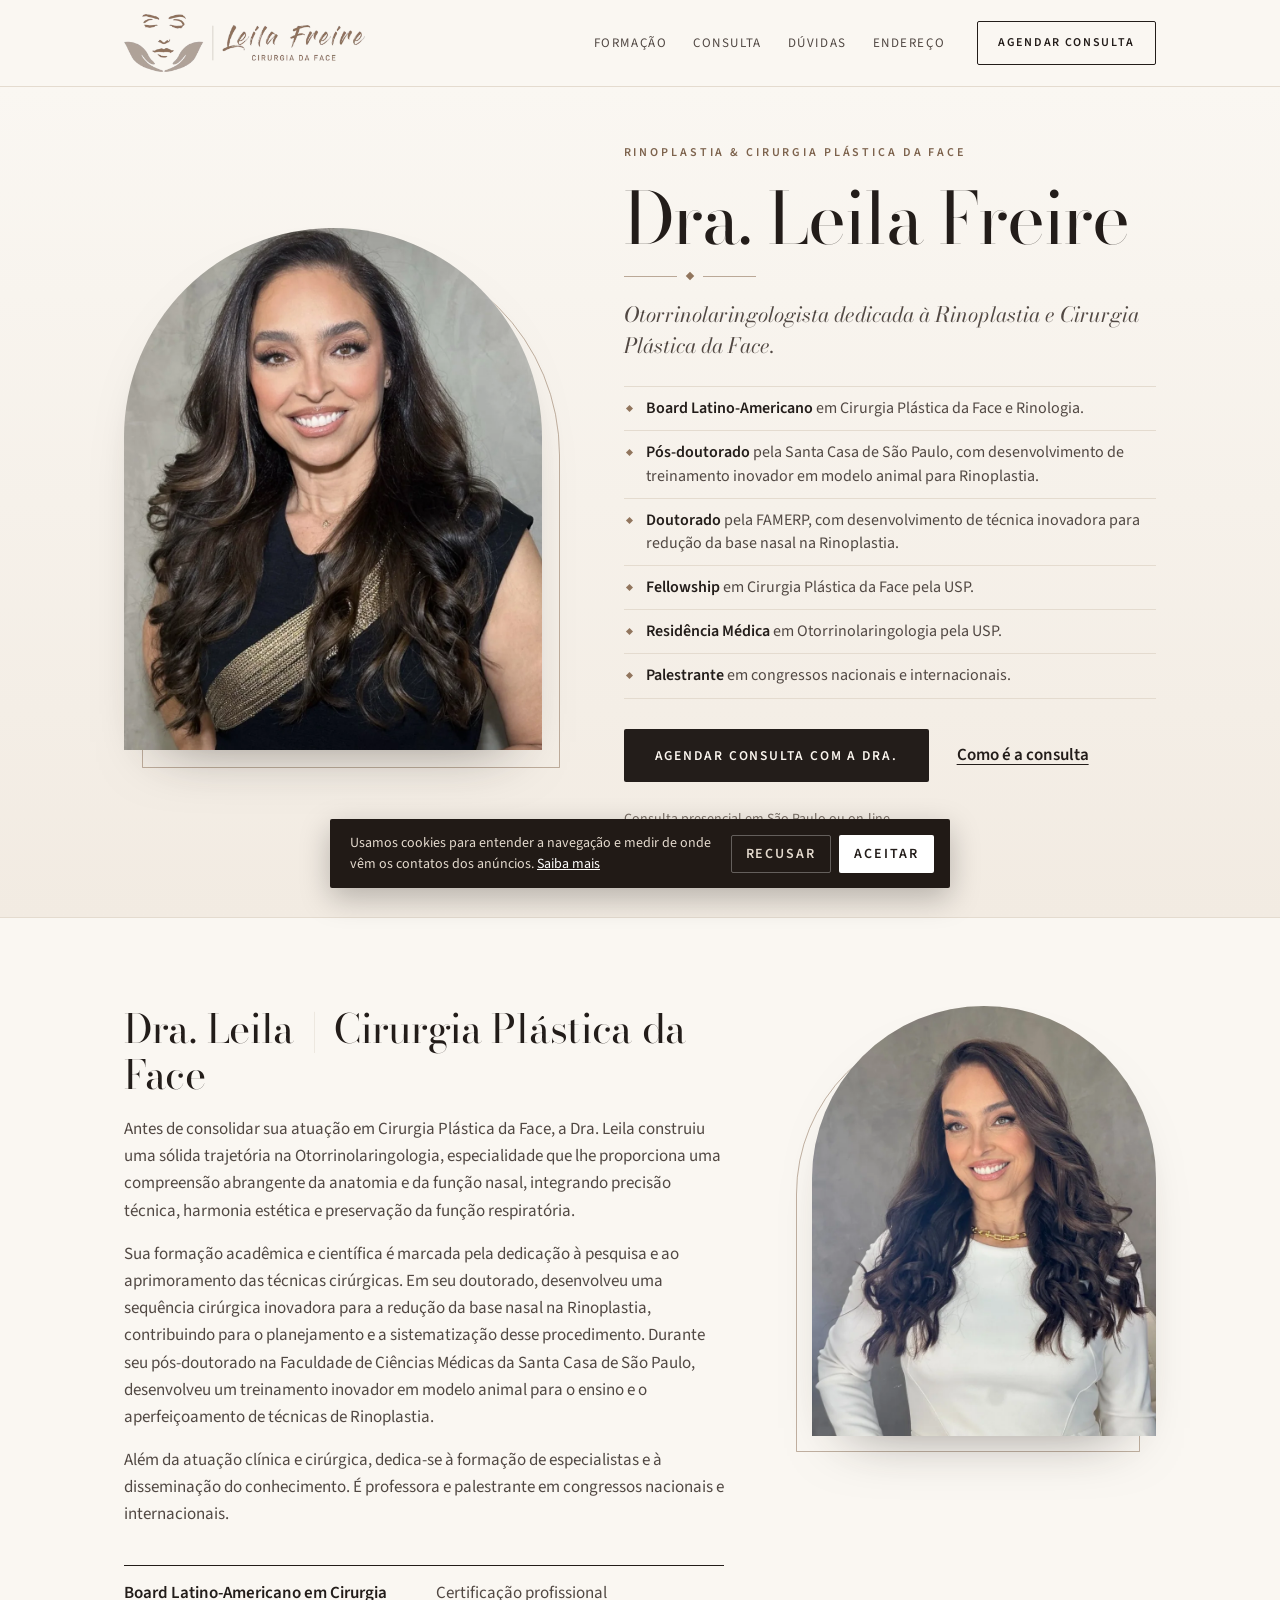
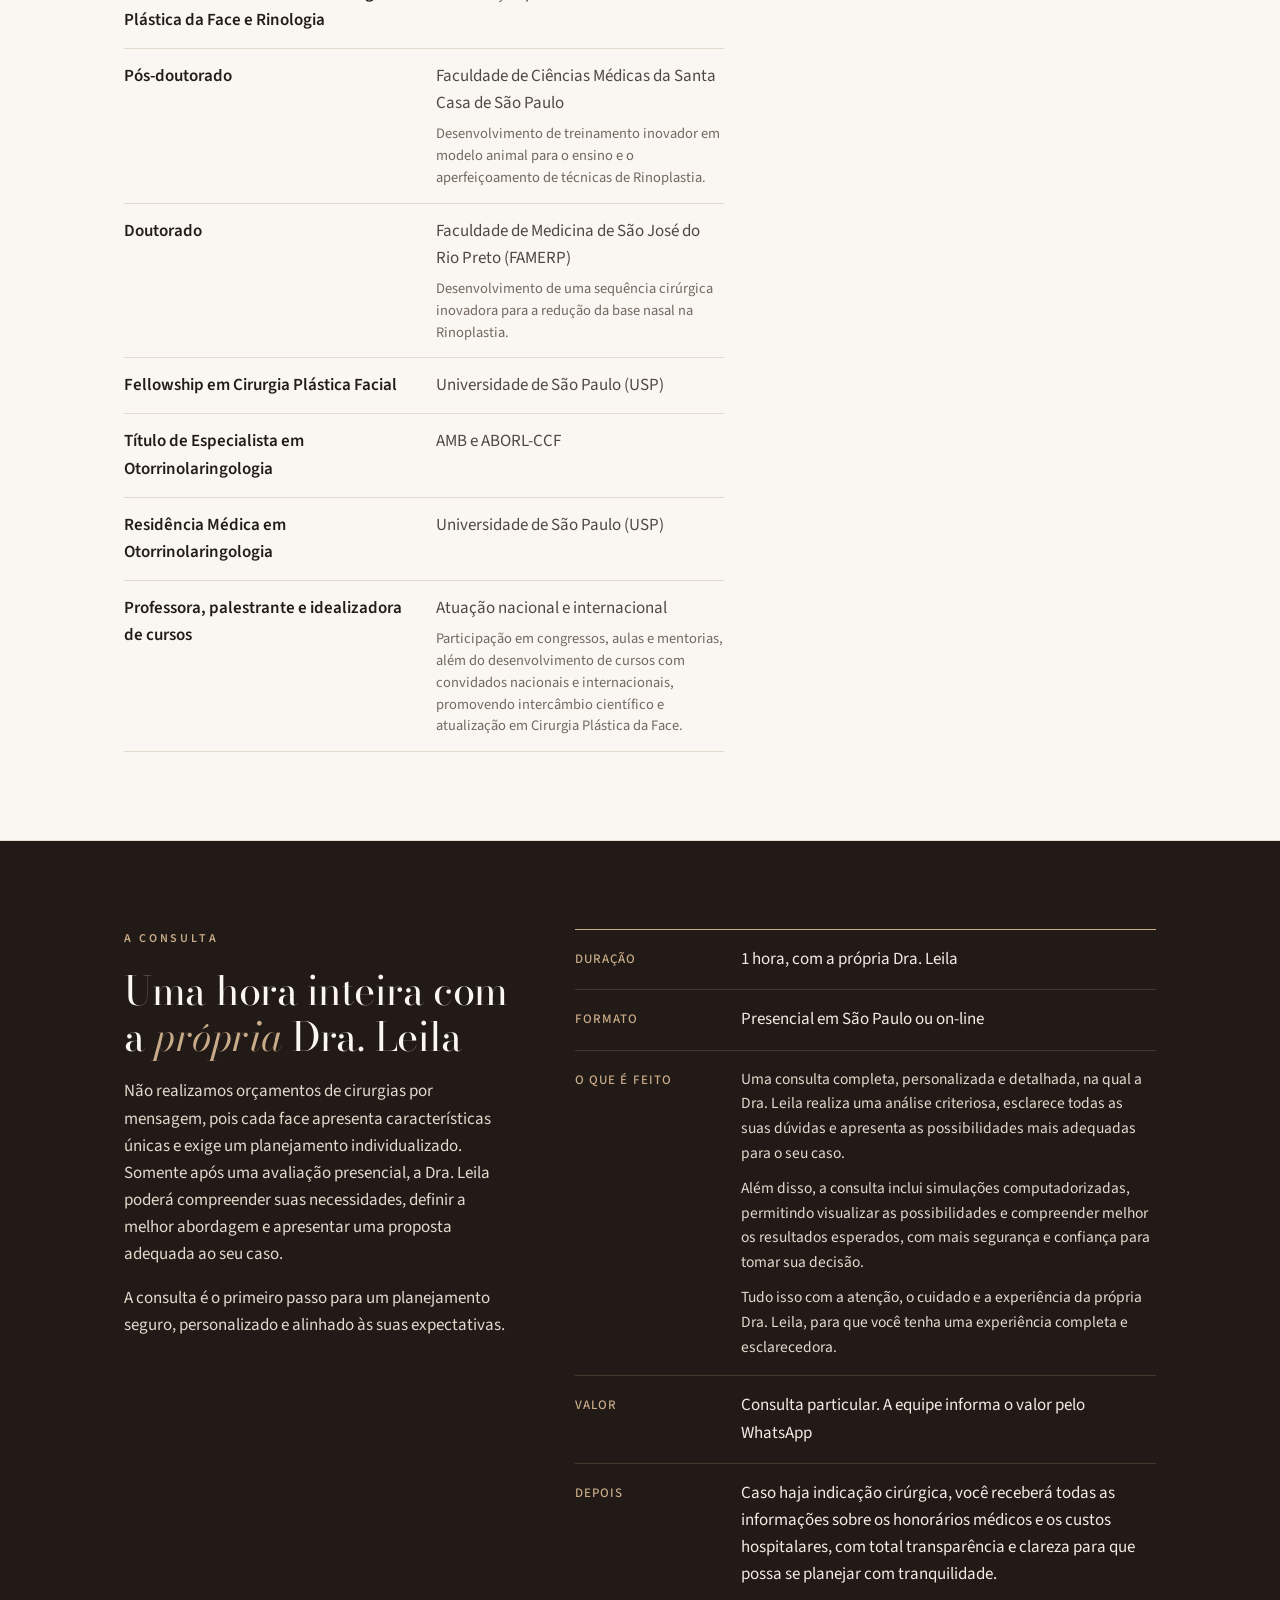
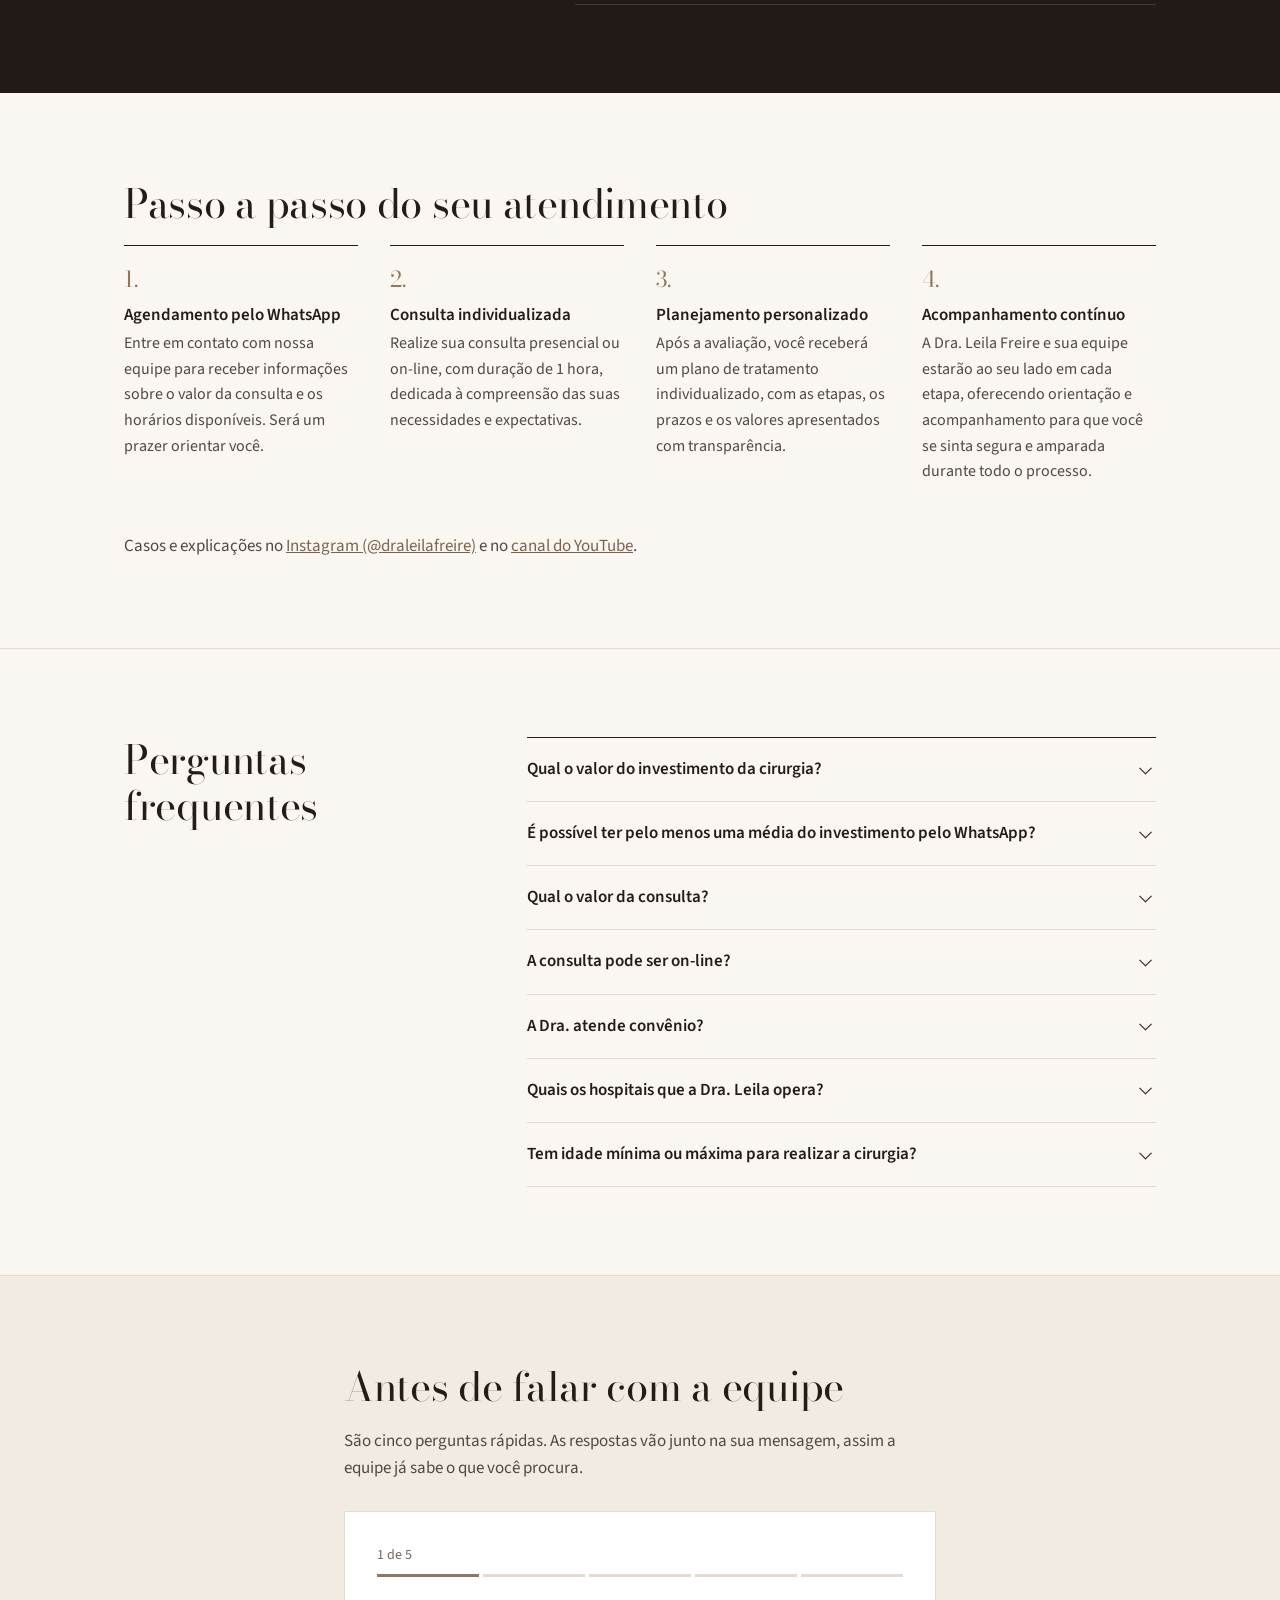
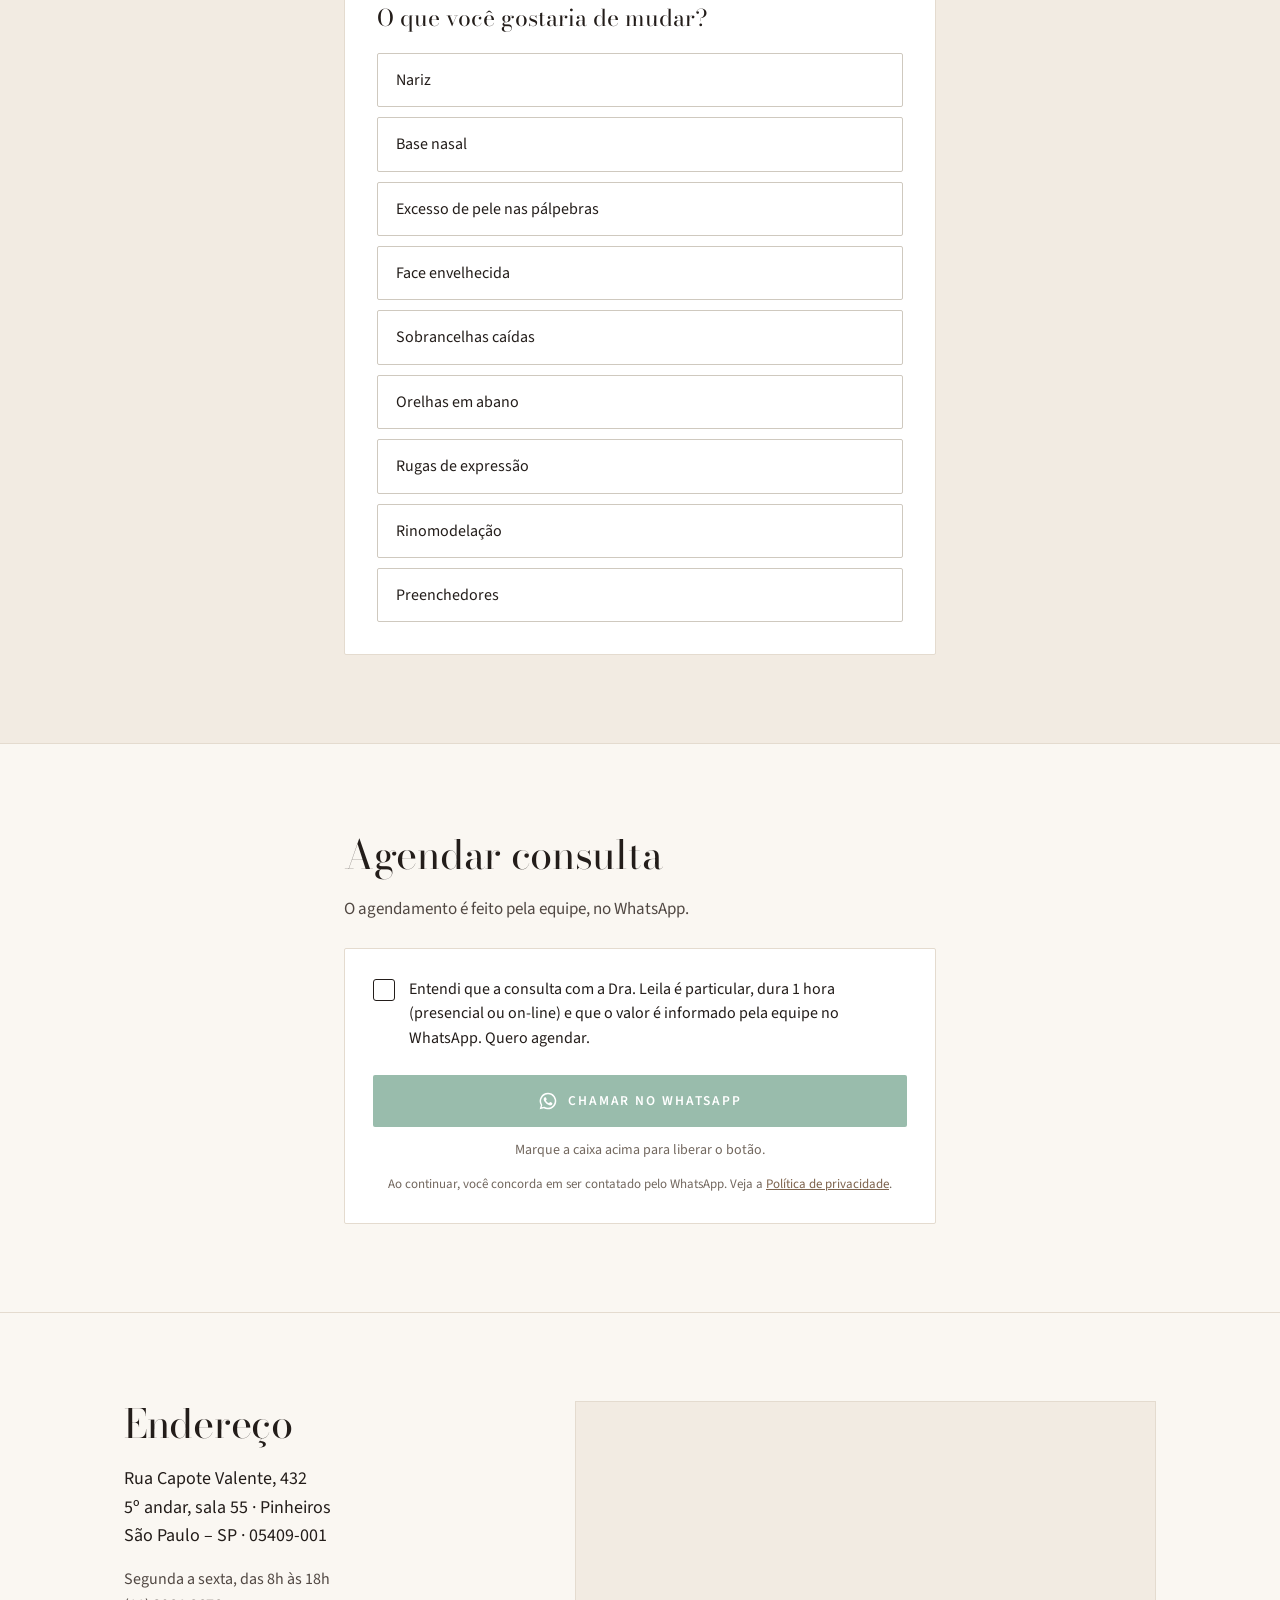
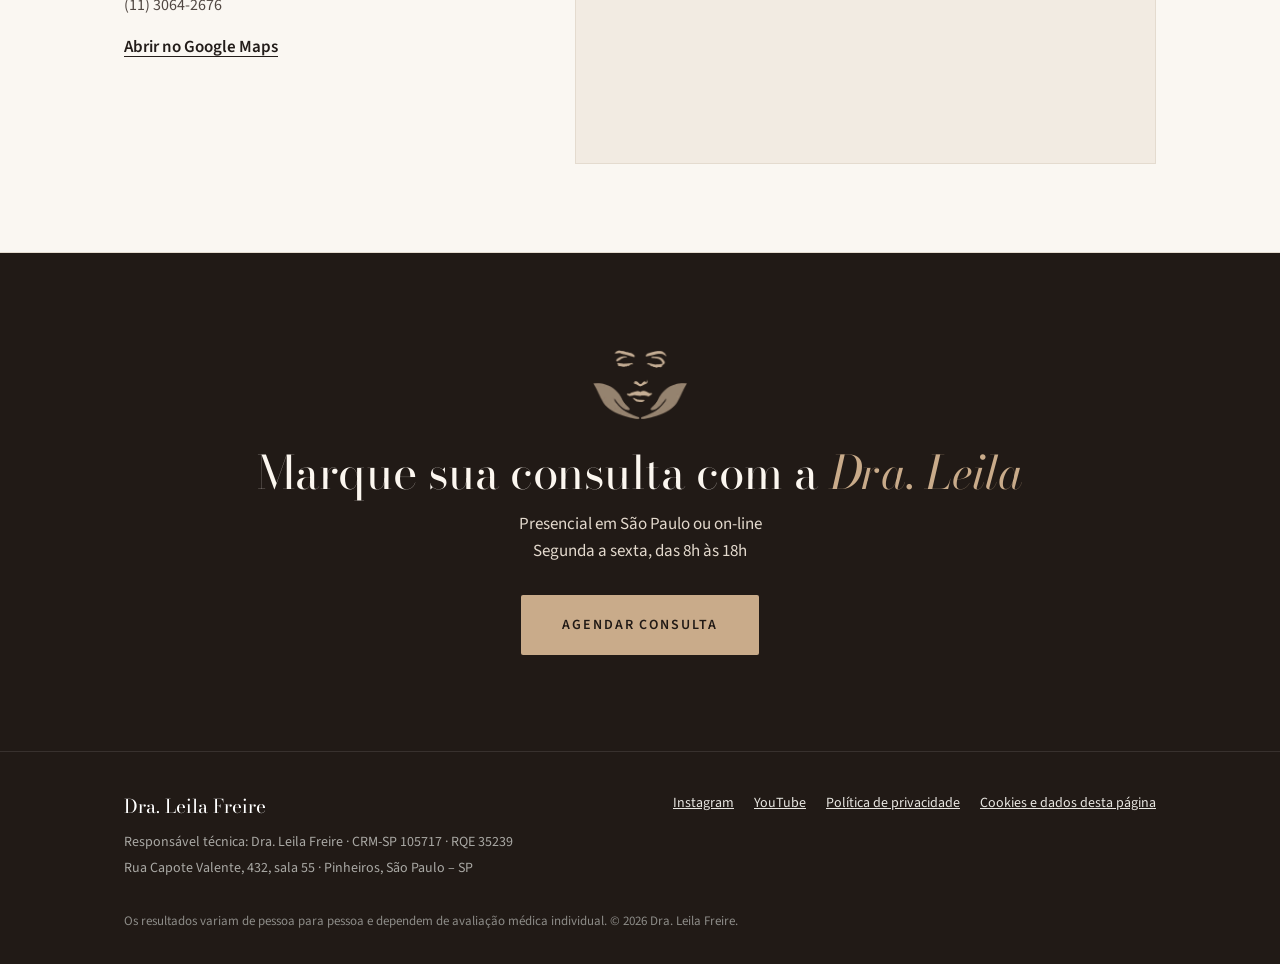
<file: index.html>
<!DOCTYPE html>
<html lang="pt-BR">
<head>
<meta charset="UTF-8">
<meta name="viewport" content="width=device-width, initial-scale=1.0">
<title>Dra. Leila Freire | Rinoplastia / Cirurgia Plástica da Face</title>
<meta name="description" content="Conheça a Dra. Leila Freire, formada pela USP, doutora pela FAMERP e pós-doutora pela Santa Casa de SP. Consulta presencial em São Paulo ou on-line.">
<meta name="theme-color" content="#fbfaf7">
<meta property="og:type" content="website">
<meta property="og:title" content="Dra. Leila Freire | Rinoplastia / Cirurgia Plástica da Face">
<meta property="og:description" content="Consulta particular de 1 hora, presencial em São Paulo ou on-line.">
<meta property="og:image" content="assets/og-image.jpg">
<meta property="og:image:width" content="1200">
<meta property="og:image:height" content="630">
<link rel="icon" type="image/png" sizes="32x32" href="assets/favicon-32.png">
<link rel="apple-touch-icon" href="assets/apple-touch-icon.png">

<!-- ============================================================
  TRACKING SETUP (preencher os IDs no objeto TRACKING abaixo)
  - Meta Pixel
  - Microsoft Clarity
  Enquanto um ID estiver vazio, aquele script simplesmente não carrega.
  - Lead Hub (cadeolead): script fixo logo depois do pixel, com
    data-consent="required" porque a página tem banner de cookies próprio
    (o banner avisa o Lead Hub com LeadHub.consent(true/false)).
  Eventos enviados à Meta (pixel + API de Conversões, mesmo event_id):
    - "Lead" -> ao clicar no WhatsApp liberado (value 1, BRL)
  Nada do quiz, de campanha/anúncio ou de dados sensíveis vai para a Meta.
============================================================= -->
<script>
  window.TRACKING = {
    metaPixelId: '786053772867277', // Pixel da Dra. Leila
    clarityId: 'z2aegdehuu' // Microsoft Clarity da Dra. Leila
  };
</script>

<!-- Microsoft Clarity — só carrega depois do consentimento (ver bloco LGPD) -->
<script type="text/javascript">
  function loadClarity() {
    if (!window.TRACKING.clarityId) return;
    (function(c,l,a,r,i,t,y){
        c[a]=c[a]||function(){(c[a].q=c[a].q||[]).push(arguments)};
        t=l.createElement(r);t.async=1;t.src="https://www.clarity.ms/tag/"+i;
        y=l.getElementsByTagName(r)[0];y.parentNode.insertBefore(t,y);
    })(window, document, "clarity", "script", window.TRACKING.clarityId);
  }
</script>

<!-- Origem do anúncio (roda ANTES do pixel)
  - Guarda a origem completa do anúncio (UTMs, nomes de campanha/anúncio)
    no navegador para a mensagem do WhatsApp e o script.js.
  - NÃO mexe na barra de endereço: utm_*, fbclid, gclid, gbraid e wbraid
    ficam intactos para o Lead Hub e para as tags de anúncio.
  - Cria o ID persistente do visitante (external_id) e guarda o fbclid com a
    hora do clique, para montar o fbc quando o cookie _fbc não existir.
============================================================= -->
<script>
  (function () {
    var KEEP = ['utm_source', 'utm_medium', 'utm_campaign', 'utm_content', 'utm_term', 'utm_id',
      'campaign_name', 'campaign_id', 'adset_name', 'adset_id', 'ad_name', 'ad_id',
      'site_source_name', 'placement', 'fbclid', 'gclid', 'gbraid', 'wbraid'];
    try {
      var url = new URL(window.location.href);
      window.lhLandingUrl = url.href; // Lead Hub lê a origem completa daqui
      var found = {};
      KEEP.forEach(function (k) { var v = url.searchParams.get(k); if (v) found[k] = v; });
      if (Object.keys(found).length) {
        try {
          var saved = JSON.parse(sessionStorage.getItem('lead_origem_params') || '{}');
          sessionStorage.setItem('lead_origem_params', JSON.stringify(Object.assign(saved, found)));
        } catch (e) {}
      }
      if (found.fbclid) {
        try { localStorage.setItem('lead_fbclid', JSON.stringify({ v: found.fbclid, ts: Date.now() })); } catch (e) {}
      }
    } catch (e) {}
    try {
      var ref = localStorage.getItem('lead_ref');
      if (!ref) {
        ref = 'ref-' + Date.now().toString(36) + '-' + Math.random().toString(36).slice(2, 10);
        localStorage.setItem('lead_ref', ref);
      }
      window.leadRef = ref;
    } catch (e) {}
  })();
</script>

<!-- Meta Pixel — carrega e dispara o PageView assim que a página abre
  (decisão do cliente). Quem clica em "Recusar" no aviso de cookies tem o
  pixel bloqueado dali em diante (fbq consent 'revoke'), inclusive o Lead;
  quem já tinha recusado antes tem o pixel carregado já bloqueado.
  - autoConfig desligado: o pixel não coleta sozinho textos de botões nem
    metadados da página (título/descrição), que podem conter dados sensíveis.
  - external_id (ID do visitante) vai no init; o pixel aplica o hash.
============================================================= -->
<script>
  function loadMetaPixel(revoked) {
    var pixelId = window.TRACKING.metaPixelId;
    if (!pixelId) return;
    !function(f,b,e,v,n,t,s)
    {if(f.fbq)return;n=f.fbq=function(){n.callMethod?
    n.callMethod.apply(n,arguments):n.queue.push(arguments)};
    if(!f._fbq)f._fbq=n;n.push=n;n.loaded=!0;n.version='2.0';
    n.queue=[];t=b.createElement(e);t.async=!0;
    t.src=v;s=b.getElementsByTagName(e)[0];
    s.parentNode.insertBefore(t,s)}(window, document,'script',
    'https://connect.facebook.net/en_US/fbevents.js');
    fbq('set', 'autoConfig', false, pixelId);
    if (revoked) fbq('consent', 'revoke');
    fbq('init', pixelId, window.leadRef ? { external_id: window.leadRef } : {});
    fbq('track', 'PageView');
  }
</script>

<!-- Lead Hub (cadeolead) — registra cada contato do WhatsApp na planilha com
     a origem do anúncio. data-consent="required": não guarda nada no aparelho
     até o banner próprio da página chamar LeadHub.consent(true). -->
<script id="leadhub-tracker" src="https://leadinghub.netlify.app/tracker.js" data-key="pk_a369b410cbb94f9b95f7627c262a3e66" data-consent="required" async></script>

<!-- ============================================================
  CONSENTIMENTO DE COOKIES (LGPD)
  O Meta Pixel carrega desde o início (ver acima); em "Recusar" ele é
  bloqueado. O Clarity só carrega depois do "Aceitar". A decisão também é
  repassada ao Lead Hub
  (LeadHub.consent(true/false)), que só guarda dados no aparelho com o
  aceite. Em "Recusar", a LP segue funcionando normalmente e o Lead Hub
  registra o contato sem cookies.
  A escolha fica salva em localStorage.lgpd_consent.
============================================================= -->
<script>
  (function () {
    var KEY = 'lgpd_consent';
    var consent = '';
    try { consent = localStorage.getItem(KEY) || ''; } catch (e) {}

    // Repassa a decisão ao Lead Hub, esperando o script (async) carregar.
    function leadHubConsent(granted) {
      if (window.LeadHub && typeof window.LeadHub.consent === 'function') {
        window.LeadHub.consent(granted);
        return;
      }
      var tag = document.getElementById('leadhub-tracker');
      if (tag) tag.addEventListener('load', function () { window.LeadHub?.consent(granted); });
    }

    // Pixel desde o início; já bloqueado para quem recusou antes.
    try { loadMetaPixel(consent === 'rejected'); } catch (e) {}

    function revokePixel() {
      try { if (typeof fbq === 'function') fbq('consent', 'revoke'); } catch (e) {}
    }

    function activateTracking() {
      try { loadClarity(); } catch (e) {}
      leadHubConsent(true); // o Lead Hub também libera o pixel ('grant')
      // Garante a liberação do pixel mesmo se o Lead Hub não carregar.
      try { if (typeof fbq === 'function') fbq('consent', 'grant'); } catch (e) {}
    }

    if (consent === 'accepted') {
      activateTracking();
      return;
    }
    if (consent === 'rejected') {
      leadHubConsent(false);
      return;
    }

    document.addEventListener('DOMContentLoaded', function () {
      var banner = document.getElementById('lgpd-banner');
      if (!banner) return;
      banner.hidden = false;

      document.getElementById('lgpd-accept').addEventListener('click', function () {
        try { localStorage.setItem(KEY, 'accepted'); } catch (e) {}
        banner.hidden = true;
        activateTracking();
      });
      document.getElementById('lgpd-reject').addEventListener('click', function () {
        try { localStorage.setItem(KEY, 'rejected'); } catch (e) {}
        banner.hidden = true;
        revokePixel();
        leadHubConsent(false);
      });
    });
  })();
</script>

<link rel="preconnect" href="https://fonts.googleapis.com">
<link rel="preconnect" href="https://fonts.gstatic.com" crossorigin>
<link href="https://fonts.googleapis.com/css2?family=Bodoni+Moda:ital,opsz,wght@0,6..96,400;0,6..96,500;1,6..96,400&family=Source+Sans+3:wght@300;400;500;600&display=swap" rel="stylesheet">
<link rel="stylesheet" href="styles.css">
</head>
<body>

<a href="#conteudo" class="skip-link">Pular para o conteúdo</a>

<!-- ===================== BANNER DE COOKIES (LGPD) ===================== -->
<div class="lgpd-banner" id="lgpd-banner" hidden role="dialog" aria-label="Aviso de cookies">
  <p class="lgpd-banner-text">
    Usamos cookies para entender a navegação e medir de onde vêm os contatos dos anúncios. <a href="privacidade.html">Saiba mais</a>
  </p>
  <div class="lgpd-banner-actions">
    <button type="button" id="lgpd-reject" class="btn btn-quiet lgpd-btn">Recusar</button>
    <button type="button" id="lgpd-accept" class="btn btn-light lgpd-btn">Aceitar</button>
  </div>
</div>

<!-- ===================== HEADER ===================== -->
<header class="site-header">
  <div class="container header-inner">
    <a href="#topo" class="brand"><img src="assets/logo-horizontal.webp" alt="Leila Freire · Cirurgia da Face" width="216" height="52"></a>
    <nav class="header-nav" aria-label="Seções">
      <a href="#formacao">Formação</a>
      <a href="#consulta">Consulta</a>
      <a href="#duvidas">Dúvidas</a>
      <a href="#endereco">Endereço</a>
    </nav>
    <a href="#qualificacao" class="btn btn-line header-cta">Agendar consulta</a>
  </div>
</header>

<main id="conteudo">

<!-- ===================== HERO ===================== -->
<section class="hero" id="topo">
  <div class="container hero-inner">
    <figure class="hero-media">
      <div class="photo-slot photo-arch">
        <img src="assets/dra-leila.webp" alt="Dra. Leila Freire, de vestido preto com detalhe dourado, sorrindo" width="1000" height="1250" fetchpriority="high"
             onerror="this.parentNode.classList.add('is-empty');this.remove();">
        <img class="photo-fallback" src="assets/logo-rosto.webp" alt="" aria-hidden="true">
      </div>
    </figure>
    <div class="hero-copy">
      <p class="kicker">Rinoplastia &amp; Cirurgia Plástica da Face</p>
      <h1>Dra. Leila Freire</h1>
      <span class="flourish" aria-hidden="true"><i></i></span>
      <p class="hero-sub">Otorrinolaringologista dedicada à Rinoplastia e Cirurgia Plástica da Face.</p>

      <ul class="hero-refs">
        <li><strong>Board Latino-Americano</strong> em Cirurgia Plástica da Face e Rinologia.</li>
        <li><strong>Pós-doutorado</strong> pela Santa Casa de São Paulo, com desenvolvimento de treinamento inovador em modelo animal para Rinoplastia.</li>
        <li><strong>Doutorado</strong> pela FAMERP, com desenvolvimento de técnica inovadora para redução da base nasal na Rinoplastia.</li>
        <li><strong>Fellowship</strong> em Cirurgia Plástica da Face pela USP.</li>
        <li><strong>Residência Médica</strong> em Otorrinolaringologia pela USP.</li>
        <li><strong>Palestrante</strong> em congressos nacionais e internacionais.</li>
      </ul>

      <div class="hero-actions">
        <a href="#qualificacao" id="cta-hero-scroll" class="btn btn-dark">Agendar consulta com a Dra.</a>
        <a href="#consulta" class="text-link">Como é a consulta</a>
      </div>
      <p class="hero-reg">Consulta presencial em São Paulo ou on-line<br>CRM-SP 105717 &middot; RQE 35239</p>
    </div>
  </div>
</section>

<!-- ===================== FORMAÇÃO / SOBRE ===================== -->
<section class="section about" id="formacao">
  <div class="container about-grid">
    <div class="about-text">
      <h2>Dra. Leila <span class="h2-sep">|</span> Cirurgia Plástica da Face</h2>
      <p>
        Antes de consolidar sua atuação em Cirurgia Plástica da Face, a Dra.
        Leila construiu uma sólida trajetória na Otorrinolaringologia,
        especialidade que lhe proporciona uma compreensão abrangente da
        anatomia e da função nasal, integrando precisão técnica, harmonia
        estética e preservação da função respiratória.
      </p>
      <p>
        Sua formação acadêmica e científica é marcada pela dedicação à
        pesquisa e ao aprimoramento das técnicas cirúrgicas. Em seu
        doutorado, desenvolveu uma sequência cirúrgica inovadora para a
        redução da base nasal na Rinoplastia, contribuindo para o
        planejamento e a sistematização desse procedimento. Durante seu
        pós-doutorado na Faculdade de Ciências Médicas da Santa Casa de São
        Paulo, desenvolveu um treinamento inovador em modelo animal para o
        ensino e o aperfeiçoamento de técnicas de Rinoplastia.
      </p>
      <p>
        Além da atuação clínica e cirúrgica, dedica-se à formação de
        especialistas e à disseminação do conhecimento. É professora e
        palestrante em congressos nacionais e internacionais.
      </p>
      <dl class="cv">
        <div><dt>Board Latino-Americano em Cirurgia Plástica da Face e Rinologia</dt><dd>Certificação profissional</dd></div>
        <div><dt>Pós-doutorado</dt><dd>Faculdade de Ciências Médicas da Santa Casa de São Paulo<span class="cv-note">Desenvolvimento de treinamento inovador em modelo animal para o ensino e o aperfeiçoamento de técnicas de Rinoplastia.</span></dd></div>
        <div><dt>Doutorado</dt><dd>Faculdade de Medicina de São José do Rio Preto (FAMERP)<span class="cv-note">Desenvolvimento de uma sequência cirúrgica inovadora para a redução da base nasal na Rinoplastia.</span></dd></div>
        <div><dt>Fellowship em Cirurgia Plástica Facial</dt><dd>Universidade de São Paulo (USP)</dd></div>
        <div><dt>Título de Especialista em Otorrinolaringologia</dt><dd>AMB e ABORL-CCF</dd></div>
        <div><dt>Residência Médica em Otorrinolaringologia</dt><dd>Universidade de São Paulo (USP)</dd></div>
        <div><dt>Professora, palestrante e idealizadora de cursos</dt><dd>Atuação nacional e internacional<span class="cv-note">Participação em congressos, aulas e mentorias, além do desenvolvimento de cursos com convidados nacionais e internacionais, promovendo intercâmbio científico e atualização em Cirurgia Plástica da Face.</span></dd></div>
      </dl>
    </div>
    <figure class="about-media">
      <div class="photo-slot photo-arch">
        <img src="assets/dra-leila-sobre.webp" alt="Dra. Leila Freire, de blusa branca e colar dourado, sorrindo" loading="lazy" width="800" height="1000">
      </div>
    </figure>
  </div>
</section>

<!-- ===================== A CONSULTA ===================== -->
<section class="section consult" id="consulta">
  <div class="container consult-grid">
    <div>
      <p class="kicker">A consulta</p>
      <h2>Uma hora inteira com a <em>própria</em> Dra. Leila</h2>
      <p>
        Não realizamos orçamentos de cirurgias por mensagem, pois cada face
        apresenta características únicas e exige um planejamento
        individualizado. Somente após uma avaliação presencial, a Dra. Leila
        poderá compreender suas necessidades, definir a melhor abordagem e
        apresentar uma proposta adequada ao seu caso.
      </p>
      <p>
        A consulta é o primeiro passo para um planejamento seguro,
        personalizado e alinhado às suas expectativas.
      </p>
    </div>
    <dl class="facts">
      <div><dt>Duração</dt><dd>1 hora, com a própria Dra. Leila</dd></div>
      <div><dt>Formato</dt><dd>Presencial em São Paulo ou on-line</dd></div>
      <div><dt>O que é feito</dt><dd>
        <p>Uma consulta completa, personalizada e detalhada, na qual a Dra. Leila realiza uma análise criteriosa, esclarece todas as suas dúvidas e apresenta as possibilidades mais adequadas para o seu caso.</p>
        <p>Além disso, a consulta inclui simulações computadorizadas, permitindo visualizar as possibilidades e compreender melhor os resultados esperados, com mais segurança e confiança para tomar sua decisão.</p>
        <p>Tudo isso com a atenção, o cuidado e a experiência da própria Dra. Leila, para que você tenha uma experiência completa e esclarecedora.</p>
      </dd></div>
      <div><dt>Valor</dt><dd>Consulta particular. A equipe informa o valor pelo WhatsApp</dd></div>
      <div><dt>Depois</dt><dd>Caso haja indicação cirúrgica, você receberá todas as informações sobre os honorários médicos e os custos hospitalares, com total transparência e clareza para que possa se planejar com tranquilidade.</dd></div>
    </dl>
  </div>
</section>

<!-- ===================== ETAPAS ===================== -->
<section class="section steps" id="etapas">
  <div class="container">
    <h2>Passo a passo do seu atendimento</h2>
    <ol class="steps-list">
      <li>
        <h3>Agendamento pelo WhatsApp</h3>
        <p>Entre em contato com nossa equipe para receber informações sobre o valor da consulta e os horários disponíveis. Será um prazer orientar você.</p>
      </li>
      <li>
        <h3>Consulta individualizada</h3>
        <p>Realize sua consulta presencial ou on-line, com duração de 1 hora, dedicada à compreensão das suas necessidades e expectativas.</p>
      </li>
      <li>
        <h3>Planejamento personalizado</h3>
        <p>Após a avaliação, você receberá um plano de tratamento individualizado, com as etapas, os prazos e os valores apresentados com transparência.</p>
      </li>
      <li>
        <h3>Acompanhamento contínuo</h3>
        <p>A Dra. Leila Freire e sua equipe estarão ao seu lado em cada etapa, oferecendo orientação e acompanhamento para que você se sinta segura e amparada durante todo o processo.</p>
      </li>
    </ol>

    <p class="social-line">
      Casos e explicações no
      <a href="https://www.instagram.com/draleilafreire/" target="_blank" rel="noopener" class="social-card" data-social="instagram">Instagram (@draleilafreire)</a>
      e no
      <a href="https://www.youtube.com/channel/UCMl2IJT1Obs68eYMaKN0APA" target="_blank" rel="noopener" class="social-card" data-social="youtube">canal do YouTube</a>.
    </p>
    <!-- Antes e depois: quando houver imagens autorizadas pelas pacientes,
         colocar em assets/cases/ e reativar um carrossel aqui (ver README). -->
  </div>
</section>

<!-- ===================== PROVA SOCIAL (Google) — aguardando dados reais =====================
     Pelo padrão de LPs, só publicar com nota, nº de avaliações e link REAIS
     do perfil no Google. Preencher e remover este comentário.
<section class="section proof" id="depoimentos">
  <div class="container">
    <h2>Avaliações no Google</h2>
    <a href="LINK_DO_PERFIL_GOOGLE" target="_blank" rel="noopener" class="google-rating">
      <strong>5,0</strong> &#9733;&#9733;&#9733;&#9733;&#9733; &middot; NN avaliações
    </a>
    <div class="proof-grid">
      <blockquote class="proof-card">
        <p>"Texto real da avaliação."</p>
        <cite>Nome</cite>
      </blockquote>
    </div>
  </div>
</section>
============================================================= -->

<!-- ===================== FAQ ===================== -->
<section class="section faq" id="duvidas">
  <div class="container faq-grid">
    <h2>Perguntas frequentes</h2>
    <div class="faq-list">
      <details class="faq-item">
        <summary>Qual o valor do investimento da cirurgia?</summary>
        <p>Os valores referentes aos honorários médicos e aos custos hospitalares são informados após a consulta com a Dra. Leila.</p>
        <p>Durante a avaliação, a Dra. Leila realiza um exame detalhado e define o planejamento cirúrgico mais adequado para o seu caso. Como cada procedimento é individualizado, os valores podem variar de acordo com a complexidade da cirurgia e a estrutura hospitalar necessária.</p>
      </details>
      <details class="faq-item">
        <summary>É possível ter pelo menos uma média do investimento pelo WhatsApp?</summary>
        <p>Sem uma avaliação individualizada, não seria possível informar um valor de cirurgia com precisão, pois cada caso exige um planejamento específico. Para evitar informações imprecisas, a equipe informa previamente apenas o valor da consulta, momento em que a Dra. Leila poderá avaliar suas necessidades e orientar sobre as possibilidades de tratamento.</p>
      </details>
      <details class="faq-item">
        <summary>Qual o valor da consulta?</summary>
        <p>A consulta é particular e o valor é informado pela equipe no WhatsApp. Ela dura 1 hora e inclui avaliação completa da face, indicação das melhores opções de tratamento ou cirurgia e esclarecimento de todas as dúvidas.</p>
      </details>
      <details class="faq-item">
        <summary>A consulta pode ser on-line?</summary>
        <p>A Dra. Leila realiza consultas presenciais em seu consultório, em São Paulo - Pinheiros, e também oferece atendimento on-line, proporcionando mais praticidade e acessibilidade para pacientes de outras cidades.</p>
      </details>
      <details class="faq-item">
        <summary>A Dra. atende convênio?</summary>
        <p>A consulta é realizada de forma particular. Para obter informações sobre cobertura do plano de saúde e possibilidade de reembolso, entre em contato com nossa equipe pelo WhatsApp. Teremos prazer em orientá-lo(a).</p>
      </details>
      <details class="faq-item">
        <summary>Quais os hospitais que a Dra. Leila opera?</summary>
        <ul class="faq-hospitals">
          <li>Hospital Israelita Albert Einstein</li>
          <li>Hospital Alemão Oswaldo Cruz</li>
          <li>Hospital Vila Nova Star</li>
          <li>Hospital Santa Catarina</li>
          <li>Hospital Paulista</li>
          <li>Hospital São Luiz Morumbi</li>
          <li>Hospital São Luiz Itaim</li>
          <li>Hospital São Luiz Osasco</li>
        </ul>
      </details>
      <details class="faq-item">
        <summary>Tem idade mínima ou máxima para realizar a cirurgia?</summary>
        <p>A Dra. Leila atende pacientes de diferentes faixas etárias. A indicação e o momento adequado para cada procedimento são definidos individualmente, após uma avaliação criteriosa durante a consulta.</p>
      </details>
    </div>
  </div>
</section>

<!-- ===================== QUIZ INTERATIVO ===================== -->
<section class="section quiz" id="quiz">
  <div class="container quiz-inner">
    <h2>Antes de falar com a equipe</h2>
    <p class="section-sub">
      São cinco perguntas rápidas. As respostas vão junto na sua mensagem,
      assim a equipe já sabe o que você procura.
    </p>

    <div class="quiz-box">
      <p class="quiz-count" aria-live="polite"><span id="quiz-count-n">1</span> de 5</p>
      <div class="quiz-progress" aria-hidden="true">
        <span class="quiz-dot active" data-dot="1"></span>
        <span class="quiz-dot" data-dot="2"></span>
        <span class="quiz-dot" data-dot="3"></span>
        <span class="quiz-dot" data-dot="4"></span>
        <span class="quiz-dot" data-dot="5"></span>
      </div>

      <!-- Cada opção tem data-score (0 a 3). A soma define a prioridade do
           contato (quente / em consideração / inicial) — ver script.js.
           Nenhuma resposta bloqueia o WhatsApp. -->
      <div class="quiz-step" data-step="1">
        <p class="quiz-question" tabindex="-1">O que você gostaria de mudar?</p>
        <div class="quiz-options">
          <button type="button" class="quiz-option" data-field="objetivo" data-score="0" data-value="Nariz">Nariz</button>
          <button type="button" class="quiz-option" data-field="objetivo" data-score="0" data-value="Base nasal">Base nasal</button>
          <button type="button" class="quiz-option" data-field="objetivo" data-score="0" data-value="Excesso de pele nas pálpebras">Excesso de pele nas pálpebras</button>
          <button type="button" class="quiz-option" data-field="objetivo" data-score="0" data-value="Face envelhecida">Face envelhecida</button>
          <button type="button" class="quiz-option" data-field="objetivo" data-score="0" data-value="Sobrancelhas caídas">Sobrancelhas caídas</button>
          <button type="button" class="quiz-option" data-field="objetivo" data-score="0" data-value="Orelhas em abano">Orelhas em abano</button>
          <button type="button" class="quiz-option" data-field="objetivo" data-score="0" data-value="Rugas de expressão">Rugas de expressão</button>
          <button type="button" class="quiz-option" data-field="objetivo" data-score="0" data-value="Rinomodelação">Rinomodelação</button>
          <button type="button" class="quiz-option" data-field="objetivo" data-score="0" data-value="Preenchedores">Preenchedores</button>
        </div>
      </div>

      <div class="quiz-step" data-step="2" hidden>
        <p class="quiz-question" tabindex="-1">Em que ponto você está?</p>
        <div class="quiz-options">
          <button type="button" class="quiz-option" data-field="situacao" data-score="2" data-value="Já sei o que quero e quero passar em consulta">Já decidi e quero passar em consulta</button>
          <button type="button" class="quiz-option" data-field="situacao" data-score="1" data-value="Estou comparando profissionais">Estou comparando profissionais</button>
          <button type="button" class="quiz-option" data-field="situacao" data-score="0" data-value="Ainda estou entendendo as possibilidades">Ainda estou me informando</button>
        </div>
      </div>

      <div class="quiz-step" data-step="3" hidden>
        <p class="quiz-question" tabindex="-1">Para quando você pensa nisso?</p>
        <div class="quiz-options">
          <button type="button" class="quiz-option" data-field="prazo" data-score="2" data-value="O quanto antes">O quanto antes</button>
          <button type="button" class="quiz-option" data-field="prazo" data-score="2" data-value="Nos próximos 30 dias">Próximos 30 dias</button>
          <button type="button" class="quiz-option" data-field="prazo" data-score="1" data-value="Nos próximos 3 meses">Próximos 3 meses</button>
          <button type="button" class="quiz-option" data-field="prazo" data-score="0" data-value="Ainda sem prazo definido">Sem prazo definido</button>
        </div>
      </div>

      <div class="quiz-step" data-step="4" hidden>
        <p class="quiz-question" tabindex="-1">A consulta seria presencial ou on-line?</p>
        <div class="quiz-options">
          <button type="button" class="quiz-option" data-field="formato" data-score="1" data-value="Presencial em São Paulo">Presencial, em São Paulo</button>
          <button type="button" class="quiz-option" data-field="formato" data-score="1" data-value="On-line">On-line</button>
          <button type="button" class="quiz-option" data-field="formato" data-score="0" data-value="Ainda não sei">Ainda não sei</button>
        </div>
      </div>

      <div class="quiz-step" data-step="5" hidden>
        <p class="quiz-question" tabindex="-1">A consulta é particular e dura 1 hora. Isso funciona para você?</p>
        <div class="quiz-options">
          <button type="button" class="quiz-option" data-field="investimento" data-score="3" data-value="Faz sentido, quero agendar a consulta">Sim, quero agendar</button>
          <button type="button" class="quiz-option" data-field="investimento" data-score="1" data-value="Quer saber o valor da consulta antes de decidir">Quero saber o valor da consulta primeiro</button>
          <button type="button" class="quiz-option" data-field="investimento" data-score="0" data-value="Por enquanto quer só uma ideia de valores da cirurgia">Por enquanto, só queria uma ideia de valores</button>
        </div>
      </div>

      <div class="quiz-result" id="quiz-result" hidden>
        <p class="quiz-result-tag" id="quiz-result-tag"></p>
        <p class="quiz-result-title" id="quiz-result-title" tabindex="-1"></p>
        <p class="quiz-result-text" id="quiz-result-text"></p>
        <p class="quiz-result-summary" id="quiz-result-summary"></p>
        <button type="button" class="btn btn-dark btn-block" id="quiz-continue">Continuar</button>
        <button type="button" class="quiz-restart" id="quiz-restart">Refazer respostas</button>
      </div>
    </div>
  </div>
</section>

<!-- ===================== QUALIFICAÇÃO ===================== -->
<section class="section qualify" id="qualificacao">
  <div class="container qualify-inner">
    <h2>Agendar consulta</h2>
    <p class="section-sub">O agendamento é feito pela equipe, no WhatsApp.</p>

    <div class="confirm-box" id="confirm-box">
      <label class="confirm-check" id="confirm-check">
        <input type="checkbox" id="confirm-interesse">
        <span class="checkmark" aria-hidden="true"></span>
        <span class="confirm-text">
          Entendi que a consulta com a Dra. Leila é particular, dura 1 hora
          (presencial ou on-line) e que o valor é informado pela equipe no
          WhatsApp. Quero agendar.
        </span>
      </label>

      <!-- Passo de contato: nome e WhatsApp obrigatórios antes de abrir o WhatsApp -->
      <div class="optional-fields contact-step" id="optional-fields" hidden>
        <p class="optional-fields-hint">Para a equipe saber com quem está falando:</p>
        <label class="field">
          <span>Nome</span>
          <input type="text" id="lead-nome" autocomplete="name" required aria-describedby="lead-nome-erro">
          <small class="field-error" id="lead-nome-erro" hidden>Informe seu nome.</small>
        </label>
        <label class="field">
          <span>WhatsApp com DDD</span>
          <input type="tel" id="lead-telefone" placeholder="(11) 91234-5678" autocomplete="tel" inputmode="numeric" maxlength="15" required aria-describedby="lead-telefone-erro">
          <small class="field-error" id="lead-telefone-erro" hidden>Informe um WhatsApp com DDD, ex.: (11) 91234-5678.</small>
        </label>
        <!-- Só aparece se a pessoa respondeu a pergunta sobre o que quer mudar
             no rosto (dado de saúde). Desmarcada por padrão: sem ela, essa
             resposta não vai para o Lead Hub. -->
        <label class="health-consent" id="health-consent-wrap" hidden>
          <input type="checkbox" id="health-consent">
          <span>Autorizo o uso das minhas respostas sobre saúde somente para o meu atendimento.</span>
        </label>
      </div>

      <button type="button" id="whatsapp-qualificado" class="btn btn-whatsapp btn-block btn-locked" aria-disabled="true">
        <svg width="20" height="20" viewBox="0 0 24 24" fill="currentColor" aria-hidden="true"><path d="M12 2a10 10 0 0 0-8.6 15.1L2 22l5-1.3A10 10 0 1 0 12 2zm0 18.2c-1.5 0-3-.4-4.3-1.2l-.3-.2-3 .8.8-2.9-.2-.3A8.2 8.2 0 1 1 12 20.2zm4.5-6.1c-.2-.1-1.5-.7-1.7-.8-.2-.1-.4-.1-.6.1l-.8 1c-.1.2-.3.2-.5.1a6.7 6.7 0 0 1-3.3-2.9c-.3-.4.3-.4.7-1.4.1-.2 0-.3 0-.5l-.8-1.8c-.2-.5-.4-.4-.6-.4h-.5a1 1 0 0 0-.7.3 3 3 0 0 0-.9 2.2c0 1.3.9 2.5 1.1 2.7.1.2 1.8 2.8 4.4 3.9 1.6.7 2.3.8 3.1.6.5-.1 1.5-.6 1.7-1.2.2-.6.2-1.1.2-1.2-.1-.2-.3-.3-.5-.4z"/></svg>
        Chamar no WhatsApp
      </button>
      <p class="confirm-hint" id="confirm-hint">Marque a caixa acima para liberar o botão.</p>
      <p class="privacy-note">
        Ao continuar, você concorda em ser contatado pelo WhatsApp. Veja a
        <a href="https://leadinghub.netlify.app/privacidade/pk_a369b410cbb94f9b95f7627c262a3e66" target="_blank" rel="noopener">Política de privacidade</a>.
      </p>
    </div>
  </div>
</section>

<!-- ===================== LOCALIZAÇÃO ===================== -->
<section class="section location" id="endereco">
  <div class="container location-grid">
    <div class="location-info">
      <h2>Endereço</h2>
      <address>
        Rua Capote Valente, 432<br>
        5º andar, sala 55 &middot; Pinheiros<br>
        São Paulo &ndash; SP &middot; 05409-001
      </address>
      <p class="location-hours">Segunda a sexta, das 8h às 18h<br>(11) 3064-2676</p>
      <a href="https://maps.google.com/?q=-23.557699,-46.675201" target="_blank" rel="noopener" class="text-link" id="map-link">Abrir no Google Maps</a>
    </div>
    <div class="location-map">
      <iframe title="Mapa do consultório da Dra. Leila Freire em Pinheiros"
        src="https://maps.google.com/maps?q=-23.557699,-46.675201&z=16&output=embed"
        loading="lazy" referrerpolicy="no-referrer-when-downgrade"></iframe>
    </div>
  </div>
</section>

<!-- ===================== CTA FINAL ===================== -->
<section class="final-cta">
  <div class="container final-cta-inner">
    <img class="final-mark" src="assets/logo-rosto-claro.webp" alt="" aria-hidden="true" width="120" height="88">
    <h2>Marque sua consulta com a <em>Dra. Leila</em></h2>
    <p>Presencial em São Paulo ou on-line<br>Segunda a sexta, das 8h às 18h</p>
    <a href="#qualificacao" id="cta-final-scroll" class="btn btn-gold btn-lg">Agendar consulta</a>
  </div>
</section>

</main>

<!-- ===================== FOOTER ===================== -->
<footer class="site-footer">
  <div class="container footer-inner">
    <div class="footer-id">
      <p class="footer-brand">Dra. Leila Freire</p>
      <p>Responsável técnica: Dra. Leila Freire &middot; CRM-SP 105717 &middot; RQE 35239</p>
      <p>Rua Capote Valente, 432, sala 55 &middot; Pinheiros, São Paulo &ndash; SP</p>
    </div>
    <ul class="footer-links">
      <li><a href="https://www.instagram.com/draleilafreire/" target="_blank" rel="noopener">Instagram</a></li>
      <li><a href="https://www.youtube.com/channel/UCMl2IJT1Obs68eYMaKN0APA" target="_blank" rel="noopener">YouTube</a></li>
      <li><a href="https://leadinghub.netlify.app/privacidade/pk_a369b410cbb94f9b95f7627c262a3e66" target="_blank" rel="noopener">Política de privacidade</a></li>
      <li><a href="privacidade.html">Cookies e dados desta página</a></li>
    </ul>
  </div>
  <div class="container footer-legal">
    <p>Os resultados variam de pessoa para pessoa e dependem de avaliação médica individual. &copy; <span id="year"></span> Dra. Leila Freire.</p>
  </div>
</footer>

<!-- Barra fixa (somente mobile, via CSS) -->
<div class="mobile-sticky-cta">
  <a href="#qualificacao" id="cta-sticky-scroll" class="btn btn-dark">Agendar consulta</a>
</div>

<!-- Aviso de "bem-vindo de volta": aparece se a pessoa saiu pra ver o
     Instagram/YouTube e retornou a esta aba, puxando de volta pro funil -->
<div class="welcome-back-toast" id="welcome-back-toast" hidden role="status">
  <p>Quer continuar o agendamento?</p>
  <button type="button" id="welcome-back-cta" class="btn btn-light welcome-back-btn">Continuar</button>
</div>

<script src="script.js"></script>
</body>
</html>
</file>
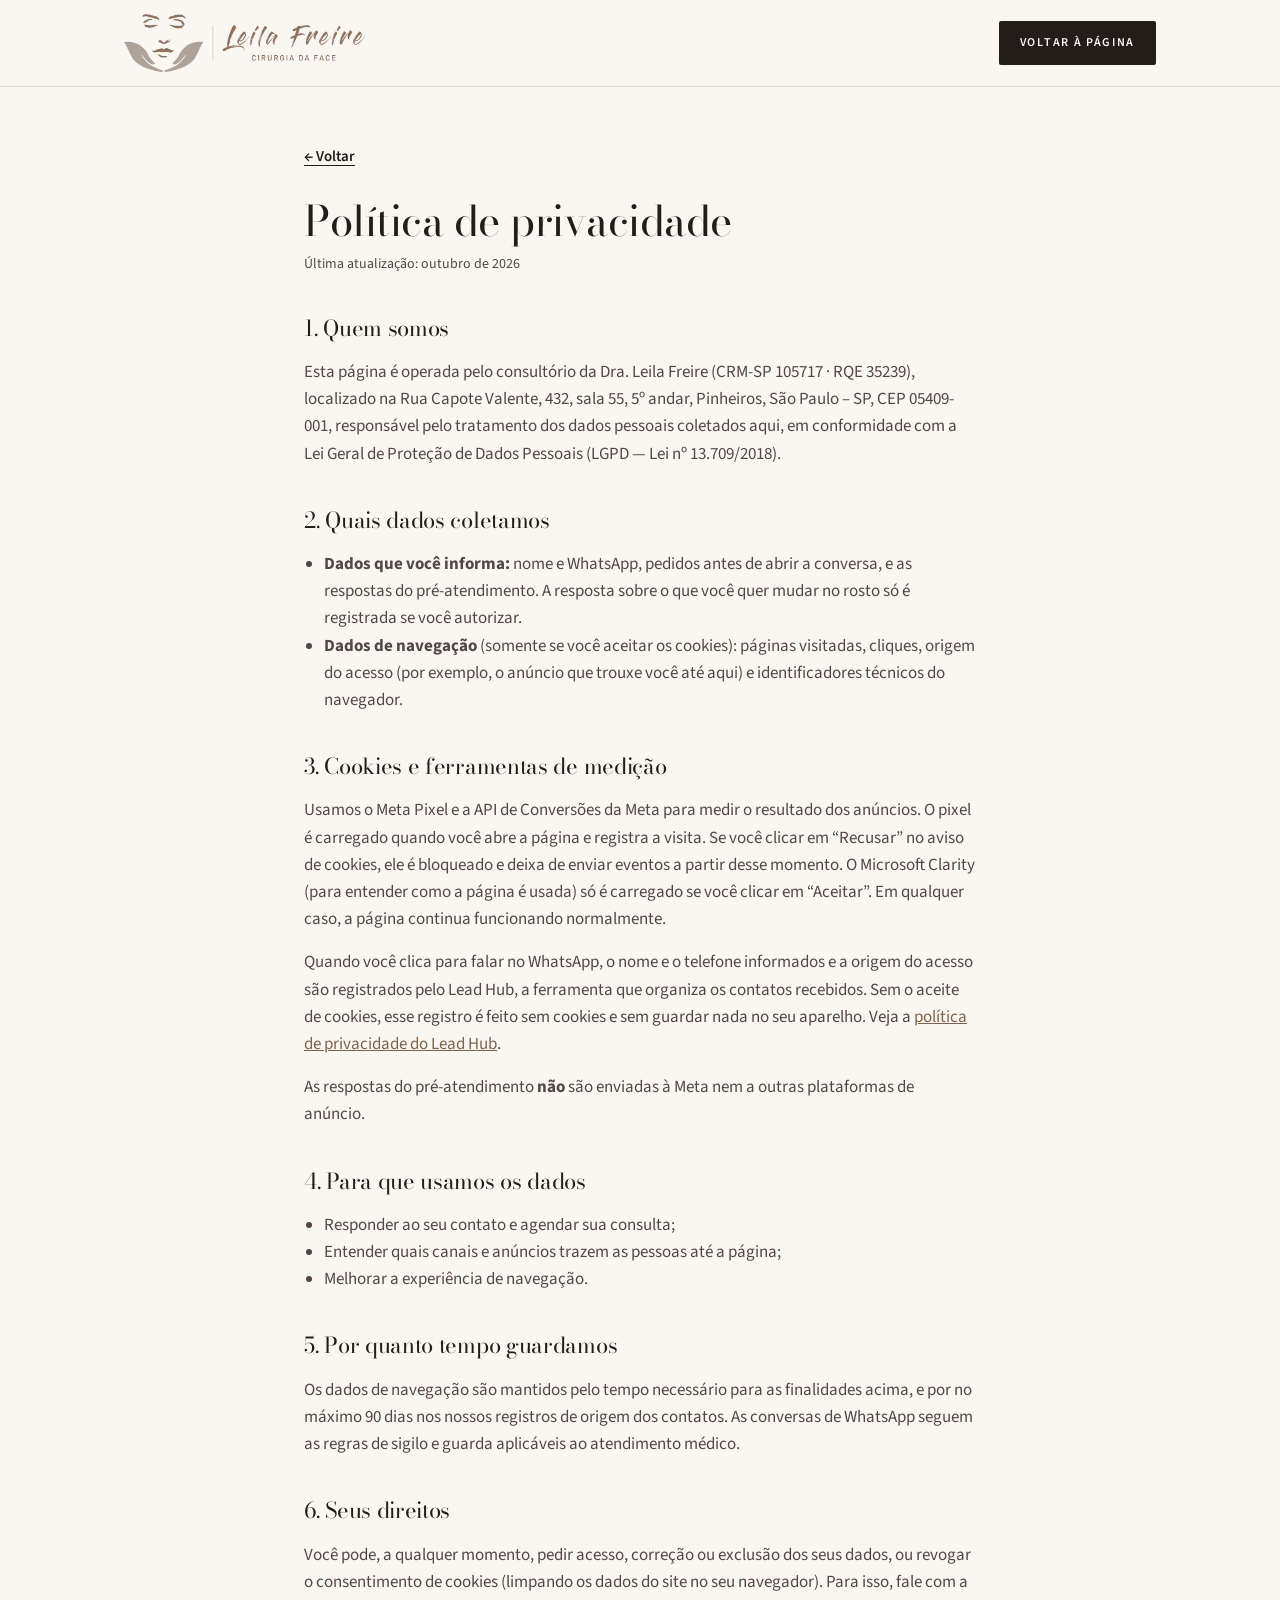
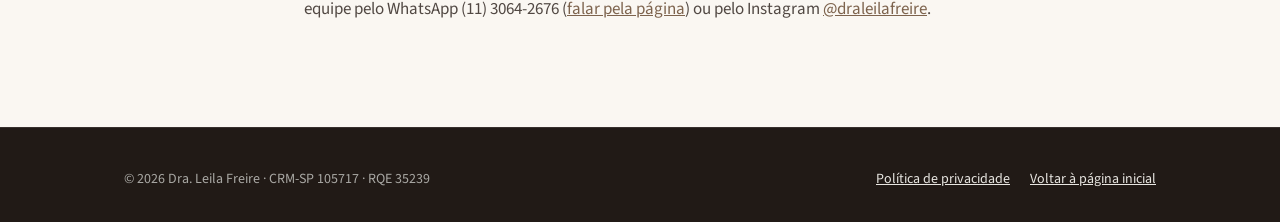
<file: privacidade.html>
<!DOCTYPE html>
<html lang="pt-BR">
<head>
<!-- Lead Hub (cadeolead). Sem pixel nesta página, então fica no início do
     <head>. data-consent="required": segue a escolha feita no banner da
     página principal (localStorage.lgpd_consent), sem mostrar outro banner. -->
<script id="leadhub-tracker" src="https://leadinghub.netlify.app/tracker.js" data-key="pk_a369b410cbb94f9b95f7627c262a3e66" data-consent="required" async></script>
<script>
  (function () {
    var c = '';
    try { c = localStorage.getItem('lgpd_consent') || ''; } catch (e) {}
    if (c !== 'accepted' && c !== 'rejected') return;
    document.getElementById('leadhub-tracker').addEventListener('load', function () {
      window.LeadHub?.consent(c === 'accepted');
    });
  })();
</script>
<meta charset="UTF-8">
<meta name="viewport" content="width=device-width, initial-scale=1.0">
<title>Política de Privacidade | Dra. Leila Freire</title>
<meta name="description" content="Política de privacidade e uso de cookies da página da Dra. Leila Freire.">
<meta name="robots" content="noindex">
<link rel="icon" type="image/png" sizes="32x32" href="assets/favicon-32.png">
<link rel="apple-touch-icon" href="assets/apple-touch-icon.png">
<link rel="preconnect" href="https://fonts.googleapis.com">
<link rel="preconnect" href="https://fonts.gstatic.com" crossorigin>
<link href="https://fonts.googleapis.com/css2?family=Bodoni+Moda:ital,opsz,wght@0,6..96,400;0,6..96,500;1,6..96,400&family=Source+Sans+3:wght@300;400;500;600&display=swap" rel="stylesheet">
<link rel="stylesheet" href="styles.css">
<style>
  .policy{padding:56px 0 88px;}
  .policy-inner{max-width:720px;}
  .policy-updated{font-size:14px;color:var(--ink-mute);margin-bottom:40px;}
  .policy h2{font-size:22px;margin-top:40px;}
  .policy p, .policy li{color:var(--ink-soft);}
  .policy ul{padding-left:20px;}
  .policy-back{display:inline-block;margin-bottom:28px;font-size:15px;}
</style>
</head>
<body>

<header class="site-header">
  <div class="container header-inner">
    <a href="index.html" class="brand"><img src="assets/logo-horizontal.webp" alt="Leila Freire · Cirurgia da Face" width="216" height="52"></a>
    <a href="index.html" class="btn btn-dark header-cta">Voltar à página</a>
  </div>
</header>

<section class="policy">
  <div class="container policy-inner">
    <a href="index.html" class="policy-back text-link">&larr; Voltar</a>
    <h1 style="font-size:clamp(30px,4vw,42px);margin-bottom:8px;">Política de privacidade</h1>
    <p class="policy-updated">Última atualização: outubro de 2026</p>

    <h2>1. Quem somos</h2>
    <p>
      Esta página é operada pelo consultório da Dra. Leila Freire
      (CRM-SP 105717 &middot; RQE 35239), localizado na Rua Capote Valente, 432,
      sala 55, 5º andar, Pinheiros, São Paulo &ndash; SP, CEP 05409-001,
      responsável pelo tratamento dos dados pessoais coletados aqui, em
      conformidade com a Lei Geral de Proteção de Dados Pessoais
      (LGPD &mdash; Lei nº 13.709/2018).
    </p>

    <h2>2. Quais dados coletamos</h2>
    <ul>
      <li><strong>Dados que você informa:</strong> nome e WhatsApp, pedidos antes de abrir a conversa, e as respostas do pré-atendimento. A resposta sobre o que você quer mudar no rosto só é registrada se você autorizar.</li>
      <li><strong>Dados de navegação</strong> (somente se você aceitar os cookies): páginas visitadas, cliques, origem do acesso (por exemplo, o anúncio que trouxe você até aqui) e identificadores técnicos do navegador.</li>
    </ul>

    <h2>3. Cookies e ferramentas de medição</h2>
    <p>
      Usamos o Meta Pixel e a API de Conversões da Meta para medir o
      resultado dos anúncios. O pixel é carregado quando você abre a página
      e registra a visita. Se você clicar em &ldquo;Recusar&rdquo; no aviso
      de cookies, ele é bloqueado e deixa de enviar eventos a partir desse
      momento. O Microsoft Clarity (para entender como a página é usada) só
      é carregado se você clicar em &ldquo;Aceitar&rdquo;. Em qualquer caso,
      a página continua funcionando normalmente.
    </p>
    <p>
      Quando você clica para falar no WhatsApp, o nome e o telefone
      informados e a origem do acesso são registrados pelo Lead Hub, a
      ferramenta que organiza os contatos recebidos. Sem o aceite de
      cookies, esse registro é feito sem cookies e sem guardar nada no seu
      aparelho. Veja a
      <a href="https://leadinghub.netlify.app/privacidade/pk_a369b410cbb94f9b95f7627c262a3e66" target="_blank" rel="noopener">política de privacidade do Lead Hub</a>.
    </p>
    <p>
      As respostas do pré-atendimento <strong>não</strong> são enviadas à
      Meta nem a outras plataformas de anúncio.
    </p>

    <h2>4. Para que usamos os dados</h2>
    <ul>
      <li>Responder ao seu contato e agendar sua consulta;</li>
      <li>Entender quais canais e anúncios trazem as pessoas até a página;</li>
      <li>Melhorar a experiência de navegação.</li>
    </ul>

    <h2>5. Por quanto tempo guardamos</h2>
    <p>
      Os dados de navegação são mantidos pelo tempo necessário para as
      finalidades acima, e por no máximo 90 dias nos nossos registros de
      origem dos contatos. As conversas de WhatsApp seguem as regras de
      sigilo e guarda aplicáveis ao atendimento médico.
    </p>

    <h2>6. Seus direitos</h2>
    <p>
      Você pode, a qualquer momento, pedir acesso, correção ou exclusão
      dos seus dados, ou revogar o consentimento de cookies (limpando os
      dados do site no seu navegador). Para isso, fale com a equipe pelo
      WhatsApp (11) 3064-2676 (<a href="index.html#qualificacao">falar pela página</a>)
      ou pelo Instagram
      <a href="https://www.instagram.com/draleilafreire/" target="_blank" rel="noopener">@draleilafreire</a>.
    </p>
  </div>
</section>

<footer class="site-footer">
  <div class="container footer-inner">
    <p>&copy; <span id="year"></span> Dra. Leila Freire &middot; CRM-SP 105717 &middot; RQE 35239</p>
    <ul class="footer-links">
      <li><a href="https://leadinghub.netlify.app/privacidade/pk_a369b410cbb94f9b95f7627c262a3e66" target="_blank" rel="noopener">Política de privacidade</a></li>
      <li><a href="index.html">Voltar à página inicial</a></li>
    </ul>
  </div>
</footer>

<script>document.getElementById('year').textContent = new Date().getFullYear();</script>
</body>
</html>
</file>
<file: styles.css>
:root{
  --paper:#faf7f2;
  --paper-2:#f2ebe2;
  --line:#e4dbcf;
  --ink:#231d1a;
  --ink-soft:#514843;
  --ink-mute:#73685f;
  --brand:#91755d;          /* marrom do logo */
  --taupe:#b3a79b;          /* taupe do logo (mãos) */
  --accent:#7d634d;         /* marrom do logo, um tom mais escuro: 5,3:1 sobre o papel */
  --dark:#211a16;            /* espresso */
  --on-dark:#e3d9cd;
  --gold:#c9ab8a;            /* champanhe, só sobre fundo escuro */
  --whatsapp:#1e6b47;
  --radius:2px;
  --serif:'Bodoni Moda', 'Didot', Georgia, serif;
  --sans:'Source Sans 3', 'Helvetica Neue', Arial, sans-serif;
}

*,*::before,*::after{box-sizing:border-box;}
html{scroll-behavior:smooth;scroll-padding-top:76px;}
body{
  margin:0;
  font-family:var(--sans);
  font-size:17px;
  line-height:1.6;
  color:var(--ink);
  background:var(--paper);
  -webkit-font-smoothing:antialiased;
}
img{max-width:100%;display:block;}
a{color:var(--accent);}
.container{max-width:1080px;margin:0 auto;padding:0 24px;}

h1,h2,h3{font-family:var(--serif);font-weight:400;line-height:1.15;margin:0 0 18px;color:var(--ink);font-optical-sizing:auto;}
h1{font-size:clamp(34px,4.6vw,54px);letter-spacing:-.5px;}
h2{font-size:clamp(28px,3.2vw,40px);letter-spacing:-.3px;}
h1 em,h2 em{font-style:italic;color:var(--accent);}
.h2-sep{color:var(--brand);opacity:.7;margin:0 .15em;font-weight:300;}
h3{font-family:var(--sans);font-size:17px;font-weight:600;margin-bottom:6px;}
p{margin:0 0 16px;color:var(--ink-soft);}

:focus-visible{outline:2px solid var(--accent);outline-offset:3px;}
.skip-link{position:absolute;left:-9999px;top:8px;z-index:100;background:var(--ink);color:#fff;padding:8px 14px;}
.skip-link:focus{left:8px;}

/* Botões: retângulos simples, sem gradiente nem brilho */
.btn{
  display:inline-flex;align-items:center;justify-content:center;gap:10px;
  padding:15px 30px;
  font-family:var(--sans);font-size:13.5px;font-weight:600;
  letter-spacing:.14em;text-transform:uppercase;
  text-decoration:none;
  border-radius:var(--radius);
  border:1px solid transparent;
  cursor:pointer;
  transition:background-color .25s ease, color .25s ease, border-color .25s ease;
}
.btn-dark{background:var(--ink);color:#fbf6ef;}
.btn-dark:hover{background:var(--accent);}
.btn-line{background:transparent;color:var(--ink);border-color:var(--ink);}
.btn-line:hover{background:var(--ink);color:#fbf6ef;}
.btn-gold{background:var(--gold);color:var(--dark);}
.btn-gold:hover{background:#dcc3a6;}
.btn-light{background:#fff;color:var(--ink);}
.btn-light:hover{background:var(--paper-2);}
.btn-quiet{background:transparent;color:var(--on-dark);border-color:rgba(255,255,255,.3);}
.btn-quiet:hover{border-color:#fff;color:#fff;}
.btn-whatsapp{background:var(--whatsapp);color:#fff;}
.btn-whatsapp:hover{background:#16653e;}
.btn-block{width:100%;}
.btn-lg{padding:18px 40px;font-size:14px;}
.text-link{color:var(--ink);font-weight:600;text-underline-offset:4px;text-decoration-thickness:1px;}
.text-link:hover{color:var(--accent);}

/* Header */
.site-header{
  position:sticky;top:0;z-index:50;
  background:rgba(250,247,242,.92);
  -webkit-backdrop-filter:saturate(1.2) blur(10px);
  backdrop-filter:saturate(1.2) blur(10px);
  border-bottom:1px solid var(--line);
}
.header-inner{display:flex;align-items:center;gap:32px;padding:14px 24px;}
.brand{display:block;margin-right:auto;line-height:0;}
.brand img{height:58px;width:auto;}
.header-nav{display:flex;gap:26px;}
.header-nav a{color:var(--ink-soft);text-decoration:none;font-size:13px;letter-spacing:.12em;text-transform:uppercase;}
.header-nav a:hover{color:var(--ink);text-decoration:underline;text-underline-offset:4px;}
.header-cta{padding:11px 20px;font-size:12px;}

/* Hero */
.hero{border-bottom:1px solid var(--line);background:linear-gradient(180deg,var(--paper) 0%,var(--paper-2) 100%);}
.hero-inner{
  display:grid;grid-template-columns:.9fr 1.1fr;gap:64px;align-items:center;
  padding:56px 24px 64px;
}
.kicker{font-size:12px;letter-spacing:.24em;text-transform:uppercase;color:var(--accent);font-weight:600;margin-bottom:20px;}
.hero-copy h1{font-size:clamp(44px,5.6vw,72px);line-height:1.02;letter-spacing:-1px;margin-bottom:18px;}
.flourish{display:flex;align-items:center;gap:10px;width:132px;margin:0 0 20px;}
.flourish::before,.flourish::after{content:"";flex:1;height:1px;background:var(--brand);opacity:.6;}
.flourish i{width:6px;height:6px;background:var(--brand);transform:rotate(45deg);}
.hero-sub{font-family:var(--serif);font-style:italic;font-size:21px;line-height:1.45;color:var(--ink-soft);max-width:520px;margin-bottom:26px;}
.hero-refs{list-style:none;margin:0;padding:0;border-top:1px solid var(--line);max-width:540px;}
.hero-refs li{padding:10px 0 10px 22px;border-bottom:1px solid var(--line);position:relative;font-size:16px;color:var(--ink-soft);line-height:1.45;}
.hero-refs li::before{content:"";position:absolute;left:3px;top:19px;width:5px;height:5px;background:var(--brand);transform:rotate(45deg);}
.hero-refs strong{color:var(--ink);font-weight:600;}
.hero-actions{display:flex;align-items:center;gap:28px;flex-wrap:wrap;margin:30px 0 26px;}
.hero-reg{font-size:14px;color:var(--ink-mute);margin:0;}
.hero-media{margin:0;position:relative;padding:0 18px 18px 0;}
/* Retrato em arco com filete deslocado (moldura) */
.photo-arch{border-radius:999px 999px 0 0;}
.hero-media::before{
  content:"";position:absolute;left:18px;top:18px;right:0;bottom:0;
  border:1px solid var(--brand);opacity:.55;
  border-radius:999px 999px 0 0;
}
.hero .photo-slot{position:relative;z-index:1;box-shadow:0 30px 60px -38px rgba(35,29,26,.55);}

/* Foto com fallback (monograma) enquanto a imagem real não existir */
.photo-slot{position:relative;aspect-ratio:4/5;overflow:hidden;background:#ece6df;}
.photo-slot img{width:100%;height:100%;object-fit:cover;object-position:top center;position:relative;z-index:1;}
.photo-slot img.photo-fallback{
  position:absolute;z-index:0;
  left:50%;top:50%;transform:translate(-50%,-50%);
  width:62%;height:auto;object-fit:contain;
}

/* Seções */
.section{padding:88px 0;border-bottom:1px solid var(--line);}
.section-sub{max-width:560px;}

/* Sobre + currículo */
.about-grid{display:grid;grid-template-columns:1.25fr .75fr;gap:72px;align-items:start;}
.about-media{margin:0;position:sticky;top:110px;padding:0 0 16px 16px;}
.about-media::before{
  content:"";position:absolute;left:0;top:16px;right:16px;bottom:0;
  border:1px solid var(--brand);opacity:.55;border-radius:999px 999px 0 0;
}
.about-media .photo-slot{position:relative;z-index:1;box-shadow:0 30px 60px -38px rgba(35,29,26,.55);}
.about-text > p{max-width:620px;}
.cv{margin:36px 0 0;border-top:1px solid var(--ink);}
.cv > div{
  display:grid;grid-template-columns:1fr 1fr;gap:4px 24px;
  padding:14px 0;border-bottom:1px solid var(--line);
}
.cv dt{font-weight:600;color:var(--ink);}
.cv dd{margin:0;color:var(--ink-soft);}
.cv dt:only-child{grid-column:1 / -1;}
.cv-note{display:block;margin-top:6px;font-size:14.5px;line-height:1.5;color:var(--ink-mute);}

/* Consulta */
.consult{background:var(--dark);border-bottom:0;}
.consult h2{color:#fbf6ef;}
.consult h2 em{color:var(--gold);}
.consult .kicker{color:var(--gold);}
.consult p{color:var(--on-dark);}
.consult .facts{border-top-color:var(--gold);}
.consult .facts > div{border-bottom-color:rgba(201,171,138,.22);}
.consult .facts dt{color:var(--gold);font-weight:500;letter-spacing:.08em;text-transform:uppercase;font-size:13px;padding-top:3px;}
.consult .facts dd{color:#f3ece3;}
.facts dd p{margin:0 0 10px;font-size:15.5px;line-height:1.6;}
.facts dd p:last-child{margin-bottom:0;}
.consult .facts dd p{color:var(--on-dark);}
.consult-grid{display:grid;grid-template-columns:.8fr 1.2fr;gap:64px;align-items:start;}
.facts{margin:0;border-top:1px solid var(--ink);}
.facts > div{
  display:grid;grid-template-columns:150px 1fr;gap:16px;
  padding:16px 0;border-bottom:1px solid var(--line);
}
.facts dt{font-weight:600;color:var(--ink);}
.facts dd{margin:0;color:var(--ink-soft);}

/* Passo a passo */
.steps-list{
  list-style:none;margin:8px 0 0;padding:0;
  display:grid;grid-template-columns:repeat(4,1fr);gap:32px;
  counter-reset:passo;
}
.steps-list li{counter-increment:passo;border-top:1px solid var(--ink);padding-top:16px;}
.steps-list li::before{
  content:counter(passo) ".";
  display:block;font-family:var(--serif);font-size:22px;color:var(--brand);margin-bottom:8px;
}
.steps-list p{margin:0;font-size:16px;}
.social-line{margin:48px 0 0;color:var(--ink-soft);}

/* Prova social (Google) — usada quando houver dados reais */
.google-rating{display:inline-block;margin-bottom:28px;color:var(--ink);text-decoration:none;}
.proof-grid{display:grid;grid-template-columns:repeat(3,1fr);gap:32px;}
.proof-card{margin:0;border-top:1px solid var(--ink);padding-top:16px;}
.proof-card p{font-family:var(--serif);font-size:18px;color:var(--ink);}
.proof-card cite{font-style:normal;font-size:14px;color:var(--ink-mute);}

/* FAQ */
.faq-grid{display:grid;grid-template-columns:.7fr 1.3fr;gap:64px;align-items:start;}
.faq-list{border-top:1px solid var(--ink);}
.faq-item{border-bottom:1px solid var(--line);}
.faq-item summary{
  list-style:none;cursor:pointer;
  padding:18px 40px 18px 0;position:relative;
  font-weight:600;font-size:17px;color:var(--ink);
}
.faq-item summary::-webkit-details-marker{display:none;}
.faq-item summary::after{
  content:"";position:absolute;right:6px;top:50%;
  width:9px;height:9px;
  border-right:1.5px solid var(--ink);border-bottom:1.5px solid var(--ink);
  transform:translateY(-70%) rotate(45deg);
  transition:transform .2s ease;
}
.faq-item[open] summary::after{transform:translateY(-30%) rotate(-135deg);}
.faq-item summary:hover{color:var(--accent);}
.faq-item p{font-size:16px;max-width:640px;}
.faq-item p:last-child{margin-bottom:20px;}
.faq-hospitals{margin:0 0 20px;padding-left:20px;columns:2;column-gap:32px;color:var(--ink-soft);font-size:16px;}
.faq-hospitals li{margin-bottom:4px;break-inside:avoid;}

/* Quiz */
.quiz{background:var(--paper-2);}
.quiz-inner{max-width:640px;}
.quiz-box{margin-top:28px;padding:32px;background:#fff;border:1px solid var(--line);border-radius:var(--radius);}
.quiz-count{font-size:14px;color:var(--ink-mute);margin:0 0 8px;}
.quiz-progress{display:flex;gap:4px;margin-bottom:26px;}
.quiz-dot{flex:1;height:3px;background:var(--line);}
.quiz-dot.active{background:var(--brand);}
.quiz-question{font-family:var(--serif);font-size:23px;line-height:1.3;margin:0 0 20px;color:var(--ink);}
.quiz-question:focus{outline:none;}
.quiz-options{display:grid;gap:10px;}
.quiz-option{
  text-align:left;
  padding:15px 18px;
  border:1px solid #cfc9bf;
  background:#fff;color:var(--ink);
  font-family:var(--sans);font-size:16px;line-height:1.4;
  cursor:pointer;border-radius:var(--radius);
  transition:border-color .15s ease, background-color .15s ease;
}
.quiz-option:hover{border-color:var(--ink);}
.quiz-option.selected{border-color:var(--ink);background:var(--ink);color:#fff;}

.quiz-result-tag{font-size:14px;font-weight:600;color:var(--accent);margin-bottom:6px;}
.quiz-result-title{font-family:var(--serif);font-size:24px;line-height:1.3;color:var(--ink);margin-bottom:10px;}
.quiz-result-title:focus{outline:none;}
.quiz-result-text{font-size:16px;}
.quiz-result-links{display:flex;flex-wrap:wrap;gap:6px 18px;margin:-4px 0 18px;font-size:15px;}
.quiz-result-summary{
  font-size:14px;color:var(--ink-mute);margin-bottom:22px;
  padding:12px 14px;background:var(--paper);border-left:2px solid var(--line);
}
.quiz-restart{
  display:block;margin:14px auto 0;
  background:none;border:none;color:var(--ink-mute);
  text-decoration:underline;font-size:14px;cursor:pointer;font-family:var(--sans);
}

/* Qualificação */
.qualify-inner{max-width:640px;}
.confirm-box{margin-top:24px;padding:28px;background:#fff;border:1px solid var(--line);border-radius:var(--radius);}
.confirm-check{display:flex;align-items:flex-start;gap:14px;cursor:pointer;margin-bottom:24px;}
.confirm-check input{position:absolute;opacity:0;width:0;height:0;}
.checkmark{
  flex:0 0 22px;width:22px;height:22px;margin-top:2px;
  border:1.5px solid var(--ink);background:#fff;position:relative;border-radius:3px;
}
.confirm-check input:focus-visible + .checkmark{outline:2px solid var(--accent);outline-offset:2px;}
.confirm-check input:checked + .checkmark{background:var(--ink);}
.confirm-check input:checked + .checkmark::after{
  content:"";position:absolute;left:6px;top:2px;width:6px;height:11px;
  border:solid #fff;border-width:0 2px 2px 0;transform:rotate(45deg);
}
.confirm-text{font-size:16px;color:var(--ink);line-height:1.55;}

.optional-fields{margin:0 0 20px;padding-top:18px;border-top:1px solid var(--line);display:grid;gap:10px;}
.optional-fields[hidden]{display:none;}
.optional-fields-hint{font-size:14px;color:var(--ink-mute);margin:0 0 2px;}
.optional-fields input{
  width:100%;padding:12px 14px;
  border:1px solid #cfc9bf;border-radius:var(--radius);
  font-family:var(--sans);
  font-size:16px; /* >=16px evita zoom automático ao focar no iOS Safari */
  background:#fff;color:var(--ink);
}
.optional-fields input:focus{outline:none;border-color:var(--ink);}
.field{display:grid;gap:4px;}
.field > span{font-size:14px;font-weight:600;color:var(--ink);}
.field input[aria-invalid="true"]{border-color:#b3261e;box-shadow:0 0 0 3px rgba(179,38,30,.12);}
.field-error{font-size:13px;color:#b3261e;}
.field-error[hidden]{display:none;}
.health-consent{display:flex;gap:10px;align-items:flex-start;font-size:14px;color:var(--ink-soft);line-height:1.45;cursor:pointer;margin-top:4px;}
.health-consent[hidden]{display:none;}
.health-consent input{padding:0;margin:3px 0 0;width:16px;height:16px;flex:0 0 16px;accent-color:var(--ink);}
.privacy-note{margin:14px 0 0;font-size:13px;line-height:1.5;color:var(--ink-mute);text-align:center;}

.btn-locked{opacity:.45;cursor:not-allowed;}
.btn-locked.unlocked{opacity:1;cursor:pointer;}

@keyframes shake-attention{
  10%,90%{transform:translateX(-1px);}
  20%,80%{transform:translateX(2px);}
  30%,50%,70%{transform:translateX(-4px);}
  40%,60%{transform:translateX(4px);}
}
.confirm-check.attention .checkmark{
  animation:shake-attention .6s cubic-bezier(.36,.07,.19,.97) both;
  border-color:#b3261e;
  box-shadow:0 0 0 4px rgba(179,38,30,.15);
}
.confirm-check.attention .confirm-text{color:#b3261e;}
.confirm-hint{text-align:center;font-size:14px;margin:12px 0 0;color:var(--ink-mute);}
.confirm-hint.hidden{display:none;}

/* Endereço */
.location-grid{display:grid;grid-template-columns:.8fr 1.2fr;gap:64px;align-items:start;}
.location address{font-style:normal;font-size:18px;line-height:1.6;color:var(--ink);margin-bottom:16px;}
.location-hours{font-size:16px;}
.location-map{aspect-ratio:16/10;background:var(--paper-2);border:1px solid var(--line);}
.location-map iframe{width:100%;height:100%;border:0;display:block;filter:grayscale(.35);}

/* CTA final */
.final-cta{padding:96px 0;background:var(--dark);text-align:center;}
.final-cta-inner{display:flex;flex-direction:column;align-items:center;}
.final-mark{width:96px;height:auto;margin-bottom:26px;opacity:.9;}
.final-cta h2{color:#fbf6ef;margin:0 0 12px;font-size:clamp(30px,3.8vw,46px);}
.final-cta h2 em{color:var(--gold);}
.final-cta p{color:var(--on-dark);margin-bottom:30px;}

/* Footer */
.site-footer{padding:40px 0 28px;background:var(--dark);border-top:1px solid rgba(255,255,255,.1);color:#a9a8a4;font-size:14px;}
.site-footer p{color:#a9a8a4;margin:0 0 4px;}
.footer-inner{display:flex;justify-content:space-between;align-items:flex-start;flex-wrap:wrap;gap:24px;}
.footer-brand{font-family:var(--serif);font-size:19px;color:#fff !important;margin-bottom:8px !important;}
.footer-links{list-style:none;margin:0;padding:0;display:flex;gap:20px;flex-wrap:wrap;}
.footer-links a{color:#e8e6e1;}
.footer-legal{margin-top:28px;}
.footer-legal p{font-size:13px;color:#8d8c88;}

/* Responsivo */
@media(max-width:900px){
  .header-nav{display:none;}
  .hero-inner{grid-template-columns:1fr;gap:36px;padding-top:40px;}
  .hero-media{width:min(380px,78%);margin:0 auto;}
  .about-grid,.consult-grid,.faq-grid,.location-grid{grid-template-columns:1fr;gap:32px;}
  .about-media{position:relative;top:auto;order:-1;width:min(340px,72%);margin:0 auto;}
  .steps-list{grid-template-columns:1fr 1fr;}
  .proof-grid{grid-template-columns:1fr;}
}
@media(max-width:600px){
  body{font-size:16px;}
  .container{padding:0 18px;}
  .header-inner{padding:12px 18px;gap:12px;}
  .brand img{height:44px;}
  .header-cta{padding:10px 14px;font-size:11px;letter-spacing:.12em;}

  .hero-inner{padding:24px 18px 48px;}
  .hero-inner{padding-top:28px;}
  .hero-media{width:72%;padding:0 12px 12px 0;}
  .hero-media::before{left:12px;top:12px;}
  .hero-copy{text-align:center;}
  .hero-copy h1{font-size:44px;}
  .flourish{margin:0 auto 18px;}
  .hero-sub{font-size:18px;margin-left:auto;margin-right:auto;}
  .hero-refs{text-align:left;}
  .hero-refs li{font-size:15px;}
  .hero-actions{justify-content:center;}
  .hero-reg{font-size:13px;}
  .hero-actions{gap:18px;}
  .hero-actions .btn{width:100%;}

  .section{padding:56px 0;}
  .cv > div,.facts > div{grid-template-columns:1fr;gap:2px;}
  .steps-list{grid-template-columns:1fr;gap:20px;}
  .faq-hospitals{columns:1;}

  .quiz-box,.confirm-box{padding:22px 18px;}
  .quiz-question{font-size:21px;}

  .final-cta{padding:64px 0;}
  .final-cta .btn{width:100%;}
}

/* Barra fixa no mobile */
.mobile-sticky-cta{display:none;}
@media(max-width:600px){
  .mobile-sticky-cta{
    display:flex;
    position:fixed;bottom:0;left:0;right:0;z-index:60;
    padding:10px 16px calc(10px + env(safe-area-inset-bottom));
    background:var(--paper);
    border-top:1px solid var(--line);
    transition:transform .25s ease;
  }
  .mobile-sticky-cta.is-hidden{transform:translateY(100%);pointer-events:none;}
  .mobile-sticky-cta .btn{width:100%;}
  body:has(.mobile-sticky-cta:not(.is-hidden)) .site-footer{padding-bottom:90px;}
}

/* Aviso "bem-vindo de volta" */
.welcome-back-toast{
  position:fixed;top:12px;left:12px;right:12px;
  max-width:420px;margin:0 auto;z-index:90;
  display:flex;align-items:center;gap:14px;
  padding:12px 12px 12px 18px;
  background:var(--dark);color:#fff;border-radius:var(--radius);
  box-shadow:0 10px 30px rgba(0,0,0,.25);
}
.welcome-back-toast[hidden]{display:none;}
.welcome-back-toast p{flex:1;margin:0;font-size:15px;color:#fff;}
.welcome-back-btn{padding:9px 16px;font-size:14px;}

/* Banner de cookies (LGPD) */
.lgpd-banner{
  position:fixed;left:12px;right:12px;bottom:12px;z-index:80;
  max-width:620px;margin:0 auto;
  padding:14px 16px 14px 20px;
  background:var(--dark);color:var(--on-dark);
  border-radius:var(--radius);
  box-shadow:0 10px 30px rgba(0,0,0,.25);
  display:flex;align-items:center;gap:16px;
}
.lgpd-banner[hidden]{display:none;}
.lgpd-banner-text{flex:1;margin:0;font-size:14px;line-height:1.45;color:var(--on-dark);}
.lgpd-banner-text a{color:#fff;}
.lgpd-banner-actions{display:flex;gap:8px;flex:0 0 auto;}
.lgpd-btn{padding:8px 14px;font-size:14px;}
@media(max-width:420px){
  .lgpd-banner{flex-wrap:wrap;}
  .lgpd-banner-actions{width:100%;}
  .lgpd-btn{flex:1;}
}

/* Entrada suave das seções ao rolar (classe aplicada pelo script.js) */
.reveal{opacity:0;transform:translateY(18px);transition:opacity .9s ease, transform .9s cubic-bezier(.2,.7,.2,1);}
.reveal.is-in{opacity:1;transform:none;}
.hero-copy > *, .hero-media{animation:rise .9s cubic-bezier(.2,.7,.2,1) both;}
.hero-media{animation-delay:.05s;}
.hero-copy > *:nth-child(2){animation-delay:.12s;}
.hero-copy > *:nth-child(3){animation-delay:.2s;}
.hero-copy > *:nth-child(4){animation-delay:.26s;}
.hero-copy > *:nth-child(n+5){animation-delay:.34s;}
@keyframes rise{from{opacity:0;transform:translateY(14px);}to{opacity:1;transform:none;}}

@media (prefers-reduced-motion: reduce){
  .reveal{opacity:1;transform:none;}
  html{scroll-behavior:auto;}
  *,*::before,*::after{animation-duration:.01ms !important;transition-duration:.01ms !important;}
}
</file>
